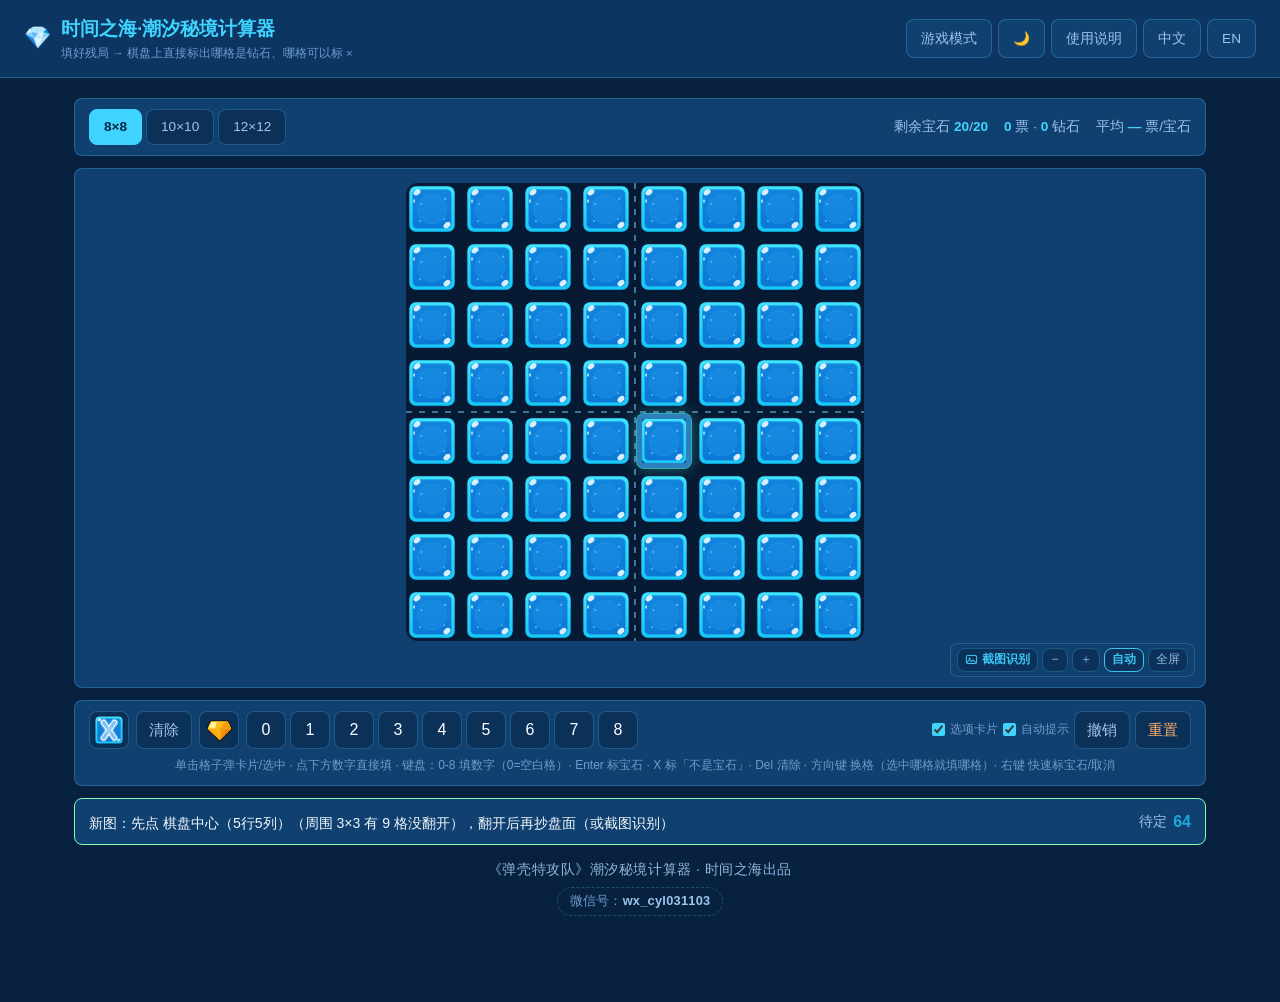
<file: tidal/index.html>
<!DOCTYPE html>
<html lang="zh-CN">
<head>
<meta charset="UTF-8">
<meta name="viewport" content="width=device-width, initial-scale=1.0, viewport-fit=cover">
<title>《弹壳特攻队》-潮汐秘境计算器</title>
<meta name="description" content="《弹壳特攻队》潮汐秘境计算器：把当前棋盘的数字、钻石、× 标记填进来，自动推出哪些格子必定是钻石、哪些必定不是钻石、下一步先点哪里。支持上传截图自动识别。">
<meta name="theme-color" content="#0f1923">
<link rel="icon" href="data:image/svg+xml,%3Csvg xmlns='http://www.w3.org/2000/svg' viewBox='0 0 32 32'%3E%3Ctext y='25' font-size='25'%3E%F0%9F%92%8E%3C/text%3E%3C/svg%3E">
<link rel="stylesheet" href="style.css?vmw3g2bao">
<script>var t=localStorage.getItem('theme')||'dark';document.documentElement.setAttribute('data-theme',t);/* 默认深色（护眼），右上角可切换 */</script>
</head>
<body>

<svg class="sprite" aria-hidden="true" focusable="false">
  <defs>
    <symbol id="ico-gem" viewBox="0 0 24 24">
      <path d="M6.6 3.2h10.8L21.4 9 12 21.2 2.6 9z" fill="currentColor"/>
      <path d="M6.6 3.2 8.6 9h6.8l2-5.8z" fill="#5a3d05" fill-opacity=".28"/>
      <path d="M8.6 9 12 21.2 15.4 9z" fill="#ffffff" fill-opacity=".3"/>
    </symbol>
    <symbol id="ico-x" viewBox="0 0 24 24">
      <path d="M5.8 5.8 18.2 18.2M18.2 5.8 5.8 18.2" fill="none" stroke="currentColor" stroke-width="3.2" stroke-linecap="round"/>
    </symbol>
    <symbol id="ico-check" viewBox="0 0 24 24">
      <path d="M4.5 12.8l4.8 4.8L19.6 7.2" fill="none" stroke="currentColor" stroke-width="2.6" stroke-linecap="round" stroke-linejoin="round"/>
    </symbol>
    <symbol id="ico-warn" viewBox="0 0 24 24">
      <path d="M12 3.4 22 20.4H2z" fill="currentColor"/>
      <path d="M12 9.4v5" stroke="#0f1923" stroke-width="2.1" stroke-linecap="round"/>
      <circle cx="12" cy="17.4" r="1.2" fill="#0f1923"/>
    </symbol>
    <symbol id="ico-aim" viewBox="0 0 24 24">
      <circle cx="12" cy="12" r="8.6" fill="none" stroke="currentColor" stroke-width="2"/>
      <circle cx="12" cy="12" r="2.6" fill="currentColor"/>
      <path d="M12 1.4v4M12 18.6v4M1.4 12h4M18.6 12h4" stroke="currentColor" stroke-width="2" stroke-linecap="round"/>
    </symbol>
    <symbol id="ico-image" viewBox="0 0 24 24">
      <rect x="2.6" y="4.6" width="18.8" height="14.8" rx="2.4" fill="none" stroke="currentColor" stroke-width="1.9"/>
      <circle cx="8.6" cy="10" r="1.9" fill="currentColor"/>
      <path d="M3.4 17.4l4.8-5 3.4 3.6 3.2-3 5.8 4.8" fill="none" stroke="currentColor" stroke-width="1.9" stroke-linecap="round" stroke-linejoin="round"/>
    </symbol>
  </defs>
</svg>

<header class="topbar">
  <div class="brand">
    <span class="brand-mark" aria-hidden="true">💎</span>
    <span class="brand-text">
      <strong data-i18n="brand.name">潮汐秘境计算器</strong>
      <small data-i18n="brand.tag">填好残局 → 棋盘上直接标出哪格是钻石、哪格可以标 ×</small>
    </span>
  </div>
  <nav class="topbar-nav">
    <button class="ghost-btn" id="btn-sample" type="button" title="随便玩玩：潮汐秘境 / 扫雷" data-i18n="nav.game" data-i18n-title="nav.game.tip">游戏模式</button>
    <button class="ghost-btn" id="btn-help" type="button" data-i18n="nav.help">使用说明</button>
    <button class="ghost-btn sm" id="btn-lang-zh" type="button" title="中文">中文</button>
    <button class="ghost-btn sm" id="btn-lang-en" type="button" title="English">EN</button>
    <button class="ghost-btn" id="theme-toggle" type="button" title="切换深色/浅色">🌙</button>
  </nav>
</header>

<main>
  <section class="stage" id="stage">


    <div class="map-bar">
      <div class="seg seg-sm" id="size-seg" role="tablist" aria-label="地图尺寸">
        <button class="seg-btn is-on" data-size="8" type="button">8×8</button>
        <button class="seg-btn" data-size="10" type="button">10×10</button>
        <button class="seg-btn" data-size="12" type="button">12×12</button>
      </div>
      <span class="map-chip map-chip-quiet map-chip-gem" id="chip-gem-progress" title="还剩几颗没找到 / 本图总数（总数按档位固定：8×8=20、10×10=30、12×12=45）">
        <span data-i18n="chip.left">剩余宝石</span> <b id="gem-left">20</b>/<b id="gem-total-text">20</b>
      </span>
      <span class="map-chip map-chip-quiet" id="chip-cost" title="开出数字或钻石的格子算一票（× 和没翻开的不算）；1 票 = 1500 钻石">
        <b id="tickets-used">0</b> <span data-i18n="chip.ticketsUnit">票</span> · <b id="diamonds-used">0</b> <span data-i18n="chip.costUnit">钻石</span>
      </span>
      <span class="map-chip map-chip-quiet" id="chip-per-gem" title="用票数 ÷ 已找到的宝石数 —— 平均每颗宝石花了多少票，越小越划算">
        <span data-i18n="chip.perGem">平均</span> <b id="per-gem">—</b> <span data-i18n="chip.perGemUnit">票/宝石</span>
      </span>
    </div>


    <div class="game-banner" id="game-banner" hidden>
      <span class="gb-name" id="game-banner-name"></span>
      <span class="gb-sub" id="game-banner-sub"></span>
    </div>

    <div class="board-shell" id="board-shell">
      <div class="board-scroll" id="board-scroll">
        <div class="board" id="board" role="grid" aria-label="残局棋盘"></div>
      </div>
      <span class="board-tools" id="board-tools" title="调格子大小（自动按屏幕适配）" data-i18n-title="tools.tip">
        <button class="bb-btn bb-shot" id="btn-shot-open" type="button" title="上传 / 粘贴截图，自动识别并填入棋盘">
          <svg class="ico"><use href="#ico-image"/></svg><span data-i18n="nav.ocr">截图识别</span>
        </button>
        <button class="bb-btn" id="cell-minus" type="button" title="格子改小">−</button>
        <button class="bb-btn" id="cell-plus" type="button" title="格子改大">＋</button>
        <button class="bb-btn bb-auto" id="cell-auto" type="button" title="恢复自动适配屏幕" data-i18n="tools.auto" data-i18n-title="tools.auto.tip">自动</button>
        <button class="bb-btn" id="board-fs" type="button" title="整个工具区全屏（手机上格子更大好点）" data-i18n="tools.fs" data-i18n-title="tools.fs.tip">全屏</button>
      </span>
    </div>

    <div class="palette" id="palette">
      <button class="brush brush-x brush-icon" data-brush="X" type="button" title="点格子标上 / 取消 ×" data-i18n-title="palette.x.tip">
        <svg class="tileico brush-tile" aria-hidden="true"><use href="#uw-tile-x-marked"/></svg>
      </button>
      <button class="brush" data-brush="hide" type="button" title="单击格子清除" data-i18n-title="palette.clear.tip">
        清除
      </button>
      <button class="brush brush-gem brush-icon" data-brush="G" type="button" title="标记钻石" data-i18n-title="palette.gem.tip">
        <svg class="tileico brush-tile" aria-hidden="true"><use href="#uw-gem"/></svg>
      </button>
      <span class="brush-group" id="brush-nums">
        <button class="brush brush-num" data-brush="0" type="button" title="已翻开的空白格">0</button>
        <button class="brush brush-num" data-brush="1" type="button">1</button>
        <button class="brush brush-num" data-brush="2" type="button">2</button>
        <button class="brush brush-num" data-brush="3" type="button">3</button>
        <button class="brush brush-num" data-brush="4" type="button">4</button>
        <button class="brush brush-num" data-brush="5" type="button">5</button>
        <button class="brush brush-num" data-brush="6" type="button">6</button>
        <button class="brush brush-num" data-brush="7" type="button">7</button>
        <button class="brush brush-num" data-brush="8" type="button">8</button>
      </span>
      <span class="palette-actions">
        <label class="rec-card" title="打开：单击格子弹出选项卡片（默认）；关闭：单击只选中，用下方数字 / 键盘填，不弹卡片" data-i18n-title="rec.card.tip">
          <input type="checkbox" id="cb-click-card" checked> <span data-i18n="rec.card">选项卡片</span>
        </label>
        <label class="rec-auto" title="录入一个格子后自动提示下一个推荐格（点 0 展开一片时可以关掉，逐个点选）" data-i18n-title="rec.auto.tip">
          <input type="checkbox" id="cb-auto-next" checked> <span data-i18n="rec.auto">自动提示</span>
        </label>
        <button class="brush brush-act" id="btn-undo" type="button" disabled title="撤销上一步改动（Ctrl+Z）" data-i18n-title="vb.undo.tip"><span data-i18n="vb.undo">撤销</span></button>
        <button class="brush brush-act is-danger" id="btn-clear" type="button" title="重置整个棋盘（会二次确认；可撤销）" data-i18n-title="vb.clear.tip"><span data-i18n="vb.clear">重置</span></button>
      </span>
      <span class="palette-tip" data-i18n="palette.tip">单击选中格子 → 键盘 0-8 填数字、Enter 钻石、X 标×、Delete 清除 · 双击也可选值 · 右键快速标钻石</span>
    </div>

    <div class="game-bar" id="game-bar" hidden>
      <span class="gb gb-title" id="gb-title"></span>
      <span class="gb gb-hint" id="gb-hint"></span>
      <span class="gb gb-strong" id="gb-left-wrap"><span data-i18n="gb.left">剩余</span> <b id="gb-left">0</b> <span data-i18n="gb.mines">颗雷</span></span>
      <span class="gb" id="gb-gem-wrap" hidden><span data-i18n="gb.found">已找到钻石</span> <b id="gb-found">0</b> / <b id="gb-total">45</b></span>
      <span class="gb" id="gb-open-wrap" hidden><span data-i18n="gb.opened">已翻开</span> <b id="gb-open">0</b> / <b id="gb-open-total">0</b> <span data-i18n="chip.cells">格</span></span>
      <span class="gb" id="gb-cost-wrap" hidden><span data-i18n="gb.tickets">用票</span> <b id="gb-tickets">0</b> · <span data-i18n="gb.spent">已用钻石</span> <b id="gb-spent">0</b> · <span data-i18n="gb.perGem">平均</span> <b id="gb-per-gem">—</b> <span data-i18n="gb.perGemUnit">票/宝石</span></span>
      <span class="gb gb-time" id="gb-time-wrap" hidden>⏱ <b id="gb-time">0:00</b></span>
      <span class="gb" id="gb-marks-wrap" hidden><span data-i18n="gb.marks">× 标记</span> <b id="gb-marks">0</b></span>
      <span class="gb gb-err" id="gb-wrong-wrap" hidden><span data-i18n="gb.wrong">其中标错</span> <b id="gb-wrong">0</b> <span data-i18n="gb.wrongUnit">个</span></span>
      <label class="gb gb-hint-switch" id="gb-hint-switch" hidden title="打开后：自动闪烁推荐格 + 每格显示含钻概率" data-i18n-title="gb.hintSwitch.tip">
        <input type="checkbox" id="cb-game-hint"> <span data-i18n="gb.hintSwitch">自动提示</span>
      </label>
      <span class="gb-actions">
        <button class="ghost-btn sm" id="btn-game-restart" type="button" data-i18n="gb.restart">重开一局</button>
        <button class="ghost-btn sm" id="btn-game-switch" type="button" data-i18n="gb.switch">换玩法</button>
        <button class="ghost-btn sm" id="btn-game-quit" type="button" data-i18n="gb.quit">退出游戏</button>
      </span>
    </div>

    <div class="status-bar">
      <p class="advice" id="advice">
        <span id="advice-text" data-i18n="advice.empty">先把残局填进来，或点右上角「随机玩一盘」体验一下。</span>
        <span class="vb vb-err" id="vb-err-wrap" hidden><svg class="ico"><use href="#ico-warn"/></svg><b id="vb-err"></b></span>
      </p>

      <div class="verdict-bar" id="verdict-bar">
      <span class="vb-actions">
        <button class="ghost-btn" id="btn-clear-frames" type="button" hidden title="识别导入的格子核对完了：一键去掉金框/红框提示（格子内容不动）" data-i18n-title="vb.frames.tip"><svg class="ico"><use href="#ico-check"/></svg><span data-i18n="vb.frames">核对完成</span></button>
      </span>
        <span class="vb vb-unknown"><span data-i18n="vb.unknown">待定</span> <b id="vb-unknown">0</b></span>
      </div>
    </div>

    <div class="footer">
      <p class="credit">《弹壳特攻队》<span data-i18n="credit.by">潮汐秘境计算器 · 时间之海出品</span></p>
      <p class="credit-wx"><button class="wx-btn" id="btn-wx" type="button" title="点一下复制微信号">
        <span data-i18n="credit.wx">微信号</span><span class="wx-id">：<b>wx_cyl031103</b></span>
      </button></p>
    </div>

    <div class="reveal-bar" id="reveal-bar" hidden>
      <div class="rb-head">
        <span class="rb-label"><span data-i18n="rb.opened">翻开的</span> <b id="rb-target">—</b> <span data-i18n="rb.is">是：</span></span>
        <button class="rb-close" data-rb="cancel" type="button" title="取消">✕</button>
      </div>
      <span class="rb-values" id="rb-values"></span>
      <span class="rb-hint" id="rb-hint"></span>
      <span class="rb-keys" data-i18n="rb.keys">数字键 0-8 直接填 · 方向键换格（选中哪格填哪格） · Esc 关闭</span>
    </div>

    <div class="modal" id="modal" hidden>
      <div class="modal-mask" data-close></div>
      <div class="modal-box" id="modal-box" role="dialog" aria-modal="true"></div>
    </div>
    <div class="toasts" id="toasts"></div>

  </section>
</main>

<script>window.TIDAL_OCR = true;</script>
<script>window.TIDAL_OCR_MODE = 'local';</script>
<script>window.TIDAL_OCR_URL = '';</script>
<script src="sweeper-icons.js?vmw3g2bao"></script>
<script src="vision.js?vmw3g2bao"></script>
<script src="vision-alt.js?vmw3g2bao"></script>
<script src="solver-core.js?vmw3g2bao"></script>
<script src="solver.js?vmw3g2bao"></script>
</body>
</html>
</file>
<file: tidal/style.css>
/* =====================================================================
   潮汐秘境 · 残局分析器
   配色与「弹壳公会远征战力统计中心」保持一致（暗蓝底 + 金色强调，扁平无渐变）
   ===================================================================== */

/* ---------- 1. 设计令牌（与统计中心共用同一套变量与 theme 键） ---------- */
:root,
[data-theme="dark"] {
  /* 海洋蓝：取自游戏界面（深海底 #0a2c63 / 青色高光 #3fd4ff / 金色 #ffc83a / 绿色 #7dffb0） */
  --bg-primary: #08213f;
  --bg-secondary: #0d3562;
  --bg-card: #10406f;
  --bg-hover: #164a80;
  --bg-input: #0c3159;
  --border: rgba(80, 200, 255, 0.28);
  --aux-line: rgba(120, 210, 255, 0.5);   /* 棋盘辅助虚线（三等分） */

  --text-primary: #f1f8ff;
  --text-secondary: #9cc4ee;
  --text-muted: #6f9ccd;

  --accent: #3fd4ff;
  --accent2: #1aa9dd;
  --gold: #ffc83a;
  --success: #7dffb0;
  --danger: #ffb067;

  --radius: 8px;
  --shadow: 0 2px 12px rgba(0, 0, 0, 0.3);

  --x-mark: #cfe6ff;
  --tile-closed: #0c3159;
  --tile-open: #dbeaff;
  --tile-open-ink: #0a2c63;
  --tile-open-border: #a9cdf0;
  --scroll-thumb: #2a5a92;
  --mask: rgba(4, 18, 38, 0.78);
  --badge-prob-bg: rgba(8, 33, 63, 0.9);
  --badge-prob-ink: #d3e8ff;
  --prob-line: #3f6ea6;
  /* 概率三档（彩色，高=红 中=琥珀 低=蓝）：整格显示百分比，边框/底色/字色同档 */
  --p-hi-ink: #ff8a78;
  --p-hi-line: #ff6b5e;
  --p-hi-tint: #4a2230;
  --p-mid-ink: #ffc83a;
  --p-mid-line: #e8a33a;
  --p-mid-tint: #3d3520;
  --p-lo-ink: #6fd0ff;
  --p-lo-line: #3fd4ff;
  --p-lo-tint: #123a5e;
  /* 数字 0-8 颜色梯度：0 最不显眼（灰）→ 8 最显眼（红），棋盘/笔刷/取值卡统一 */
  --num-0: #8a97a5;
  --num-1: #6f9fc4;
  --num-2: #3d7fc1;
  --num-3: #2a9d9f;
  --num-4: #2f9e5f;
  --num-5: #c9a227;
  --num-6: #e0871f;
  --num-7: #e05a2b;
  --num-8: #d02b2b;
  --safe-ink: #7dffb0;
  --warn-ink: #ffb9a8;
  --ink-on-accent: #062645;
  --ink-on-gold: #2a1e02;
  --ink-on-safe: #04321f;
  --ink-on-warn: #3a1206;
}

/* 浅色主题：直接沿用统计中心的浅色令牌（统计中心默认就是浅色） */
[data-theme="light"] {
  --bg-primary: #e9f3fc;
  --bg-secondary: #ffffff;
  --bg-card: #ffffff;
  --bg-hover: #f2f8ff;
  --bg-input: #ffffff;
  --border: #c6dcf0;
  --aux-line: rgba(60, 140, 200, 0.45);

  --text-primary: #0a2c63;
  --text-secondary: #3a628f;
  --text-muted: #7c9cbe;

  --accent: #0f8fd0;
  --accent2: #1aa9dd;
  --gold: #d4920a;
  --success: #2f9e5f;
  --danger: #d94040;

  --shadow: 0 2px 12px rgba(0, 0, 0, 0.08);

  --x-mark: #111827;
  --flat-bg: #ffffff;            /* 素材图标里"已翻开格底"的颜色（浅色主题用白底，深色主题用图标默认的深蓝） */
  --flat-line: #c8cfd8;
  --tile-closed: #d5dbe3;
  --tile-open: #ffffff;
  --tile-open-ink: #1a1a2e;
  --tile-open-border: #c8cfd8;
  --scroll-thumb: #c3cad3;
  --mask: rgba(30, 36, 46, 0.45);
  --badge-prob-bg: rgba(255, 255, 255, 0.94);
  --badge-prob-ink: #555770;
  --prob-line: #c3cad3;
  /* 概率三档（彩色，高=红 中=琥珀 低=蓝）：整格显示百分比，边框/底色/字色同档 */
  --p-hi-ink: #d93a2b;
  --p-hi-line: #e05545;
  --p-hi-tint: #fde7e4;
  --p-mid-ink: #b3770a;
  --p-mid-line: #cf8a12;
  --p-mid-tint: #fbf1dc;
  --p-lo-ink: #2f7fbf;
  --p-lo-line: #4a9ed6;
  --p-lo-tint: #e6f2fb;
  --safe-ink: #2f7f52;
  --warn-ink: #b8362f;
  --ink-on-accent: #ffffff;
  --ink-on-gold: #ffffff;
  --ink-on-safe: #ffffff;
  --ink-on-warn: #ffffff;
}

*, *::before, *::after { box-sizing: border-box; }
* { margin: 0; padding: 0; }
[hidden] { display: none !important; }
html { -webkit-text-size-adjust: 100%; }

body {
  min-height: 100vh;
  font-family: -apple-system, BlinkMacSystemFont, "Segoe UI", "Microsoft YaHei", "PingFang SC", "Hiragino Sans GB", sans-serif;
  font-size: 15px;
  line-height: 1.6;
  color: var(--text-primary);
  background: var(--bg-primary);
  overflow-x: hidden;
  -webkit-tap-highlight-color: transparent;
}

button, input { font: inherit; color: inherit; }
button { background: none; border: 0; cursor: pointer; }
ul { list-style: none; }
b { font-weight: 700; }
a { text-decoration: none; }
.sprite { position: absolute; width: 0; height: 0; overflow: hidden; }
.ico { width: 1em; height: 1em; flex: none; fill: currentColor; vertical-align: -0.14em; }
::selection { background: rgba(240, 192, 96, 0.3); }

/* ---------- 2. 顶栏 ---------- */
.topbar {
  display: flex;
  align-items: center;
  justify-content: space-between;
  flex-wrap: wrap;
  gap: 6px 16px;
  padding: 14px clamp(14px, 3vw, 24px);
  background: var(--bg-secondary);
  border-bottom: 1px solid var(--border);
}
.brand { display: flex; align-items: center; gap: 10px; min-width: 0; }
.brand-mark { font-size: 22px; line-height: 1; flex: none; }
.brand-text { display: flex; flex-direction: column; min-width: 0; }
.brand-text strong {
  font-size: clamp(16px, 2vw, 19px);
  color: var(--accent);
  font-weight: 700;
  white-space: nowrap;
}
.brand-text small { font-size: 11.5px; color: var(--text-muted); white-space: nowrap; overflow: hidden; text-overflow: ellipsis; }
.topbar-nav { display: flex; align-items: center; gap: 6px; flex: none; flex-wrap: wrap; }

.ghost-btn {
  display: inline-flex;
  align-items: center;
  gap: 6px;
  padding: 8px 14px;
  background: var(--bg-card);
  color: var(--text-secondary);
  border: 1px solid var(--border);
  border-radius: var(--radius);
  font-size: 0.85rem;
  transition: all 0.2s;
  white-space: nowrap;
}
.ghost-btn:hover { background: var(--bg-hover); color: var(--text-primary); border-color: var(--accent); }
.ghost-btn:disabled { opacity: 0.42; cursor: not-allowed; }

/* ---------- 3. 布局 ---------- */
main {
  display: block;
  max-width: 1180px;
  margin: 0 auto;
  padding: 20px clamp(14px, 3vw, 24px) 72px;
}
.stage { display: flex; flex-direction: column; gap: 12px; min-width: 0; }

/* ---------- 4. 尺寸栏 ---------- */
.map-bar {
  display: flex;
  flex-wrap: wrap;
  align-items: center;
  gap: 10px 16px;
  padding: 10px 14px;
  background: var(--bg-card);
  border: 1px solid var(--border);
  border-radius: var(--radius);
}
.map-chip { font-size: 0.85rem; color: var(--text-secondary); }
.map-chip b { color: var(--accent); }
.map-chip-quiet { margin-left: auto; }
.map-chip-quiet + .map-chip-quiet { margin-left: 0; }

.seg { display: flex; gap: 4px; }
.seg-btn {
  padding: 6px 14px;
  background: var(--bg-input);
  color: var(--text-secondary);
  border: 1px solid var(--border);
  border-radius: var(--radius);
  font-size: 0.85rem;
  white-space: nowrap;
  transition: all 0.2s;
}
.seg-btn:hover { background: var(--bg-hover); color: var(--text-primary); border-color: var(--accent); }
.seg-btn.is-on { background: var(--accent); color: var(--ink-on-accent); border-color: var(--accent); font-weight: 700; }

/* ---------- 5. 笔刷 ---------- */
.palette {
  display: flex;
  flex-wrap: wrap;
  align-items: center;
  gap: 6px;
  padding: 10px 14px;
  background: var(--bg-card);
  border: 1px solid var(--border);
  border-radius: var(--radius);
}
.palette-label { font-size: 0.8rem; color: var(--text-muted); margin-right: 2px; }
.brush-group { display: flex; gap: 4px; flex-wrap: wrap; }
.brush {
  display: inline-flex;
  align-items: center;
  justify-content: center;
  gap: 5px;
  min-width: 34px;
  height: 32px;
  padding: 0 10px;
  background: var(--bg-input);
  color: var(--text-secondary);
  border: 1px solid var(--border);
  border-radius: var(--radius);
  font-size: 0.85rem;
  transition: all 0.2s;
}
.brush:hover { background: var(--bg-hover); color: var(--text-primary); }
.brush.is-on { border-color: var(--accent); color: var(--accent); background: var(--bg-hover); font-weight: 700; }
.brush-num { padding: 0; width: 32px; font-variant-numeric: tabular-nums; }
.brush-icon { width: 34px; padding: 0; }
.brush-face { width: 14px; height: 14px; border-radius: 3px; flex: none; }
.brush-empty { background: var(--tile-closed); border: 1px solid var(--border); }
.brush-gem .ico { color: var(--gold); }
.brush-x .ico { color: var(--text-secondary); }
.palette-tip {
  font-size: 0.75rem;
  color: var(--text-muted);
  flex: 1 1 100%;          /* 自己占一整行：写全每个键的作用，不被截断 */
  min-width: 0;
  white-space: normal;
  text-align: center;      /* 居中显示 */
  line-height: 1.6;
}
@media (max-width: 640px) {
  .palette-tip { display: none; }   /* 手机上不用键盘提示，别占地方 */
}

/* ---------- 数字 0-8 颜色梯度（0 灰最不显眼 → 8 红最显眼）：笔刷 / 取值卡统一；棋盘数字在下方 .cell 规则处 ---------- */
.palette .brush-num[data-brush="0"], .reveal-bar .rb-btn[data-val="0"] { color: var(--num-0); }
.palette .brush-num[data-brush="1"], .reveal-bar .rb-btn[data-val="1"] { color: var(--num-1); }
.palette .brush-num[data-brush="2"], .reveal-bar .rb-btn[data-val="2"] { color: var(--num-2); }
.palette .brush-num[data-brush="3"], .reveal-bar .rb-btn[data-val="3"] { color: var(--num-3); }
.palette .brush-num[data-brush="4"], .reveal-bar .rb-btn[data-val="4"] { color: var(--num-4); }
.palette .brush-num[data-brush="5"], .reveal-bar .rb-btn[data-val="5"] { color: var(--num-5); }
.palette .brush-num[data-brush="6"], .reveal-bar .rb-btn[data-val="6"] { color: var(--num-6); }
.palette .brush-num[data-brush="7"], .reveal-bar .rb-btn[data-val="7"] { color: var(--num-7); }
.palette .brush-num[data-brush="8"], .reveal-bar .rb-btn[data-val="8"] { color: var(--num-8); }

/* ---------- 6. 棋盘 ---------- */
.board-shell {
  background: var(--bg-card);
  border: 1px solid var(--border);
  border-radius: var(--radius);
  overflow: hidden;
}
/* 调格子大小：浮在棋盘右下角（不占版面；滚动区底部留空，不挡格子） */
.board-shell { position: relative; }
.board-tools {
  position: absolute;
  right: 10px;
  bottom: 10px;
  z-index: 6;
  display: inline-flex;
  align-items: center;
  gap: 4px;
  padding: 4px 6px;
  background: var(--bg-card);
  border: 1px solid var(--border);
  border-radius: var(--radius);
  opacity: 0.9;
  transition: opacity 0.15s;
}
.board-tools:hover { opacity: 1; }
.bb-label { color: var(--text-muted); font-size: 0.75rem; }
.bb-btn {
  min-width: 26px;
  height: 24px;
  padding: 0 7px;
  background: var(--bg-input);
  color: var(--text-secondary);
  border: 1px solid var(--border);
  border-radius: var(--radius);
  font-size: 0.75rem;
  cursor: pointer;
  transition: all 0.15s;
}
.bb-btn:hover { border-color: var(--accent); color: var(--accent); }
.bb-btn.is-on { border-color: var(--accent); color: var(--accent); font-weight: 700; }
/* 全屏：整个工具区（地图栏 + 笔刷栏 + 棋盘 + 提示）铺满屏幕，
   全屏下也能改格子、也能弹取值卡；棋盘占满剩余高度，格子按屏幕重新适配。
   .is-fs 是不支持原生 Fullscreen API 时的兜底（安卓 WebView 走这条路）。 */
.stage:fullscreen,
.stage.is-fs {
  background: var(--bg-primary);
  width: 100vw;
  height: 100vh;
  height: 100dvh;
  padding: 10px;
  overflow: auto;
  gap: 10px;
}
.stage.is-fs {
  position: fixed;
  inset: 0;
  z-index: 9999;
}
/* 全屏里不需要"相关网址"这些外部链接，保留功能部分 */
.stage:fullscreen .site-links,
.stage.is-fs .site-links { display: none; }
.stage:fullscreen .board-shell,
.stage.is-fs .board-shell {
  flex: 1 1 auto;
  min-height: 0;
  display: flex;
  flex-direction: column;
}
.stage:fullscreen .board-scroll,
.stage.is-fs .board-scroll {
  flex: 1;
  display: grid;
  place-items: center;
}
.board-scroll {
  padding: 14px 14px 46px;   /* 底部留出空间给"格子大小"浮层，不遮格子 */
  overflow: auto;
  overscroll-behavior: contain;
  scrollbar-gutter: stable;  /* 纵向滚动条出现/消失时不让可用宽度跳一下 */
  scrollbar-width: thin;
  scrollbar-color: var(--scroll-thumb) transparent;
}
.board-scroll::-webkit-scrollbar { height: 8px; width: 8px; }
.board-scroll::-webkit-scrollbar-thumb { background: var(--scroll-thumb); border-radius: 4px; }

.board {
  --cols: 8;
  --cell: 42px;
  --gap: 4px;
  --font: 20px;
  display: grid;
  grid-template-columns: repeat(var(--cols), var(--cell));
  gap: var(--gap);
  width: max-content;
  margin: 0 auto;
  user-select: none;
  -webkit-user-select: none;
  touch-action: manipulation;
}

.cell {
  position: relative;
  width: var(--cell);
  height: var(--cell);
  display: grid;
  place-items: center;
  padding: 0;
  font-size: var(--font);
  font-weight: 700;
  font-variant-numeric: tabular-nums;
  line-height: 1;
  border-radius: 6px;
  color: transparent;
  border: 1px solid var(--cell-border, var(--border));
  background: var(--tile-closed);
  transition: background 0.15s, border-color 0.15s, transform 0.1s;
  cursor: pointer;
  overflow: hidden;
}
.cell:hover { border-color: var(--accent); }
.cell:focus-visible { outline: 2px solid var(--accent); outline-offset: 1px; z-index: 3; }
.cell:active { transform: scale(0.95); }

/* 已翻开（数字 / 空白） */
.cell.is-open {
  cursor: default;
  color: var(--tile-open-ink);
  border-color: var(--tile-open-border);
  background: var(--tile-open);
}
.cell.is-open:hover { border-color: var(--tile-open-ink); }
.cell.is-open:active { transform: none; }

/* 已翻开数字的颜色梯度（0 灰最不显眼 → 8 红最显眼）——必须放在 .cell.is-open 之后，否则被它的颜色盖掉 */
.cell.n0 { color: var(--num-0); }
.cell.n1 { color: var(--num-1); }
.cell.n2 { color: var(--num-2); }
.cell.n3 { color: var(--num-3); }
.cell.n4 { color: var(--num-4); }
.cell.n5 { color: var(--num-5); }
.cell.n6 { color: var(--num-6); }
.cell.n7 { color: var(--num-7); }
.cell.n8 { color: var(--num-8); }

/* 宝钻：金黄色 */
.cell.is-gem {
  color: var(--gold);
  border-color: var(--gold);
  background: var(--tile-open);
}
.cell.is-gem .ico { width: 76%; height: 76%; }

/* × 标记（未翻开格上的叉） */
.cell.is-x { color: var(--x-mark); }
.cell.is-x .ico { width: 58%; height: 58%; }

/* 识别导入的格子不加任何标记（用户不要金点）；没把握要核对的：实线红边 */
.cell.is-ai { border-style: solid; border-color: transparent; }
.cell.is-unsure { border-style: solid; border-width: 2px; border-color: var(--danger); }

/* ---------- 7. 分析叠加 ---------- */
/* 结论只用符号表达，不画框 */
.cell.say-gem, .cell.say-safe { }
.cell.say-prob { }
/* 概率在整格居中显示（彩色，高=红 中=琥珀 低=蓝）；不再画虚线框（档位看字色就够，虚线太花） */
.cell.say-prob { border-style: none; }
.cell.say-prob.prob-hi { border-color: var(--p-hi-line); background: var(--p-hi-tint); }
.cell.say-prob.prob-mid { border-color: var(--p-mid-line); background: var(--p-mid-tint); }
.cell.say-prob.prob-lo { border-color: var(--p-lo-line); background: var(--p-lo-tint); }
.cell.say-prob[data-badge]::after {
  inset: 0;
  display: grid;
  place-items: center;
  min-width: 0;
  padding: 0;
  border-radius: 6px;
  font-size: clamp(9px, calc(var(--cell) * 0.36), 22px);
  font-weight: 800;
  line-height: 1;
  letter-spacing: -0.03em;
  background: transparent;
}
.cell.say-prob.prob-hi[data-badge]::after { color: var(--p-hi-ink); }
.cell.say-prob.prob-mid[data-badge]::after { color: var(--p-mid-ink); }
.cell.say-prob.prob-lo[data-badge]::after { color: var(--p-lo-ink); }
/* 标了 × 但推导说这里其实是宝钻 —— 标错了 */
.cell.say-conflict {
  outline: 2px solid var(--danger);
  outline-offset: -1px;
  z-index: 3;
  box-shadow: 0 0 0 3px rgba(224, 85, 85, 0.22), 0 0 12px rgba(224, 85, 85, 0.45);
}

/* 可能标错的 ×（让玩家一眼看到是哪一格）：加粗红框 + 呼吸外圈 + 角标 ? */
.cell.say-blame {
  outline: 3px solid var(--danger);
  outline-offset: -2px;
  z-index: 6;
  animation: blamePulse 1.1s ease-in-out infinite;
}
@keyframes blamePulse {
  0%, 100% { box-shadow: 0 0 0 2px rgba(224, 85, 85, 0.18); }
  50% { box-shadow: 0 0 0 7px rgba(224, 85, 85, 0.5); }
}
.cell.say-blame[data-badge]::after { background: var(--danger); color: var(--ink-on-warn); }

.cell[data-badge]::after {
  content: attr(data-badge);
  position: absolute;
  top: 2px;
  right: 2px;
  min-width: 13px;
  padding: 0 3px;
  font-size: max(8px, calc(var(--cell) * 0.2));
  font-weight: 700;
  line-height: 13px;
  text-align: center;
  border-radius: 4px;
  letter-spacing: -0.02em;
}
.cell.say-conflict[data-badge]::after { background: var(--danger); color: var(--ink-on-warn); }
.cell.say-gem[data-badge]::after { background: var(--gold); color: var(--ink-on-gold); }
.cell.say-safe[data-badge]::after { background: var(--success); color: var(--ink-on-safe); }
.cell.say-prob[data-badge]::after { background: var(--badge-prob-bg); color: var(--badge-prob-ink); }

/* （推荐高亮已按需求去掉，改由下方建议条文字指明） */
.cell.pick { }


/* 正在等待选择「翻开值」的格子 */
/* 正在取值的那一格：不画框，用发光提示 */
.cell.awaiting { z-index: 5; box-shadow: 0 0 0 2px rgba(58, 214, 200, 0.6), 0 0 16px rgba(58, 214, 200, 0.55); }

/* ---------- 8. 翻开取值卡 Popover（锚定在目标格子旁，带小箭头；网格按键布局） ---------- */
.reveal-bar {
  position: fixed;
  left: 0;
  top: 0;
  z-index: 70;
  display: flex;
  flex-direction: column;
  gap: 7px;
  padding: 9px 10px;
  width: max-content;
  max-width: calc(100vw - 20px);
  background: var(--bg-card);
  border: 1px solid var(--border);
  border-radius: 16px;
  box-shadow: 0 14px 40px rgba(0, 0, 0, 0.3), 0 3px 10px rgba(0, 0, 0, 0.16);
  animation: popIn 0.16s ease both;
}
@keyframes popIn { from { opacity: 0; transform: translateY(4px) scale(0.97); } to { opacity: 1; transform: none; } }
/* 指向目标格子的小箭头 */
.reveal-bar::before {
  content: '';
  position: absolute;
  width: 12px;
  height: 12px;
  left: var(--arrow-x, 50%);
  background: var(--bg-card);
  border: 1px solid var(--border);
  transform: rotate(45deg);
}
.reveal-bar.arrow-top::before { top: -7px; border-right: none; border-bottom: none; }
.reveal-bar.arrow-bottom::before { bottom: -7px; border-left: none; border-top: none; }

.rb-head { display: flex; align-items: center; justify-content: space-between; gap: 8px; }
.rb-label { font-size: 0.76rem; color: var(--text-muted); white-space: nowrap; }
.rb-label b { color: var(--accent); font-size: 0.86rem; }
.rb-close {
  width: 22px;
  height: 22px;
  display: grid;
  place-items: center;
  padding: 0;
  background: transparent;
  color: var(--text-muted);
  border: 1px solid transparent;
  border-radius: 50%;
  font-size: 0.7rem;
  cursor: pointer;
  transition: all 0.15s;
}
.rb-close:hover { color: var(--danger); background: rgba(224, 85, 85, 0.1); }
.rb-values {
  display: grid;
  /* 固定小方块 + 自动换行：手机上不再"占满一行"（12 个值 → 3 行 4 列，约 220px 宽） */
  grid-template-columns: repeat(4, 46px);
  gap: 5px;
  justify-content: start;
}
.rb-btn {
  display: inline-flex;
  align-items: center;
  justify-content: center;
  gap: 4px;
  height: 40px;
  min-width: 46px;
  padding: 0 6px;
  background: var(--bg-primary);
  color: var(--text-primary);
  border: 1px solid var(--border);
  border-radius: 10px;
  font-size: 0.95rem;
  font-weight: 700;
  font-variant-numeric: tabular-nums;
  cursor: pointer;
  transition: background 0.12s, border-color 0.12s, color 0.12s, transform 0.06s;
}
.rb-btn:hover { background: var(--bg-hover); border-color: var(--accent); color: var(--accent); }
.rb-btn:active { transform: scale(0.95); }
.rb-btn .ico { width: 15px; height: 15px; color: var(--gold); }
.rb-gem { background: rgba(212, 146, 10, 0.12); border-color: rgba(212, 146, 10, 0.45); }
.rb-gem:hover { background: rgba(212, 146, 10, 0.22); border-color: var(--gold); }
.rb-gem .ico { width: 20px; height: 20px; }
.rb-hint { max-width: 205px; font-size: 0.72rem; color: var(--text-muted); text-align: center; }
.rb-zero { font-weight: 400; color: var(--text-secondary); }

/* ---------- 9. 结论条 ---------- */
.verdict-bar {
  display: flex;
  flex-wrap: wrap;
  align-items: center;
  gap: 8px 18px;
  padding: 10px 14px;
  background: var(--bg-card);
  border: 1px solid var(--border);
  border-radius: var(--radius);
  font-size: 0.85rem;
}
.vb { display: inline-flex; align-items: center; gap: 6px; color: var(--text-secondary); white-space: nowrap; flex: 0 0 auto; }
.vb .ico { width: 14px; height: 14px; }
.vb b { font-size: 1rem; font-variant-numeric: tabular-nums; }
.vb-gem .ico, .vb-gem b { color: var(--gold); }
.vb-safe .ico, .vb-safe b { color: var(--success); }
.vb-unknown { margin-left: auto; }        /* 「待定」贴在这一行最右边 */
.vb-unknown b { color: var(--accent2); }
.vb-err { display: flex; align-items: center; gap: 6px; margin: 4px 0 0; color: var(--danger); }   /* 自己占一行，跟在建议文字下面 */
.vb-err b { color: var(--danger); font-size: 0.85rem; }
.verdict-bar .ghost-btn.sm { margin-left: 8px; padding: 6px 12px; font-size: 0.8rem; }
/* 撤销 / 清空：放在棋盘正下方，点击区域比顶栏那种小按钮大一圈 */
.vb-actions { margin-left: 0; display: inline-flex; align-items: center; gap: 8px; }
.vb-actions .ghost-btn { padding: 9px 16px; font-size: 0.88rem; min-height: 38px; }
.ghost-btn.is-danger:hover { border-color: var(--danger); color: var(--danger); }

/* ---------- 10. 说明区文字 ---------- */
.card-desc { font-size: 0.85rem; color: var(--text-secondary); line-height: 1.75; }
.card-desc b { color: var(--text-primary); }
.card-foot { margin-top: 10px; font-size: 0.75rem; color: var(--text-muted); line-height: 1.6; }
.card-foot b { color: var(--accent); }

.meta-list { display: flex; flex-direction: column; gap: 7px; }
.meta-list li { display: flex; align-items: center; justify-content: space-between; gap: 10px; padding-top: 7px; font-size: 0.85rem; border-top: 1px solid var(--border); }
.meta-list li:first-child { border-top: 0; padding-top: 0; }
.meta-list span { color: var(--text-muted); }
.meta-list b { color: var(--text-primary); font-variant-numeric: tabular-nums; }

.rule-docs { display: flex; flex-direction: column; gap: 9px; }
.rule-docs li { display: flex; gap: 8px; font-size: 0.82rem; line-height: 1.7; color: var(--text-secondary); }
.rule-docs li b { color: var(--text-primary); }
.rule-docs .rn {
  flex: none;
  width: 17px; height: 17px;
  margin-top: 3px;
  display: grid;
  place-items: center;
  font-size: 0.68rem;
  font-weight: 700;
  border-radius: 4px;
  background: var(--bg-input);
  color: var(--accent);
}

/* ---------- 11. 建议与结论内容 ---------- */
.advice { display: flex; flex-direction: column; gap: 12px; }
.advice-lead { display: flex; align-items: baseline; gap: 8px; flex-wrap: wrap; font-size: 0.88rem; color: var(--text-primary); }
.advice-lead .tag {
  flex: none;
  padding: 2px 8px;
  font-size: 0.72rem;
  font-weight: 700;
  border-radius: 4px;
  background: var(--bg-input);
  color: var(--accent);
}
.advice-lead .tag-gem { background: var(--gold); color: var(--ink-on-gold); }
.advice-lead .tag-safe { background: var(--success); color: var(--ink-on-safe); }
.advice-lead .tag-warn { background: var(--danger); color: var(--ink-on-warn); }
.advice-lead .coords { color: var(--accent); font-variant-numeric: tabular-nums; }
.advice-why { font-size: 0.78rem; color: var(--text-muted); line-height: 1.65; }

.coord-list { display: flex; flex-wrap: wrap; gap: 5px; }
.coord {
  padding: 3px 8px;
  font-size: 0.78rem;
  font-variant-numeric: tabular-nums;
  border-radius: 4px;
  background: var(--bg-input);
  border: 1px solid var(--border);
  color: var(--text-primary);
}
.coord.c-gem { border-color: var(--gold); color: var(--accent); }
.coord.c-safe { border-color: var(--success); color: var(--safe-ink); }
.coord.c-warn { border-color: var(--danger); color: var(--warn-ink); }
.coord small { color: var(--text-muted); margin-left: 3px; }
.coord-more { font-size: 0.75rem; color: var(--text-muted); align-self: center; }

.block-title { margin-top: 12px; margin-bottom: 7px; font-size: 0.75rem; color: var(--text-muted); }

/* ---------- 12. 截图识别 ---------- */
.import { display: flex; align-items: center; gap: 10px; flex-wrap: wrap; }
.import-status { font-size: 0.78rem; color: var(--text-muted); }
.import-status.is-busy { color: var(--accent); }
.import-status.is-ok { color: var(--success); }
.import-status.is-err { color: var(--danger); }
.btn {
  display: inline-flex;
  align-items: center;
  gap: 6px;
  padding: 9px 16px;
  border: 1px solid var(--border);
  border-radius: var(--radius);
  background: var(--bg-card);
  color: var(--text-primary);
  font-size: 0.85rem;
  transition: all 0.2s;
  white-space: nowrap;
}
.btn:hover:not(:disabled) { background: var(--bg-hover); border-color: var(--accent); }
.btn:disabled { opacity: 0.45; cursor: not-allowed; }
.btn .ico { width: 15px; height: 15px; }

.import-preview { margin-top: 10px; }
.import-preview img { width: 100%; border-radius: var(--radius); border: 1px solid var(--border); display: block; }

/* ---------- 13. 弹窗 / 提示 ---------- */
.modal { position: fixed; inset: 0; z-index: 60; display: grid; place-items: center; padding: 18px; }
.modal-mask { position: absolute; inset: 0; background: var(--mask); }
.modal-box {
  position: relative;
  width: min(660px, 100%);
  max-height: 88vh;
  overflow: auto;
  padding: 24px;
  background: var(--bg-card);
  border: 1px solid var(--border);
  border-radius: var(--radius);
  box-shadow: var(--shadow);
}
.modal-head { display: flex; align-items: center; justify-content: space-between; gap: 12px; margin-bottom: 16px; }
.modal-head h3 { font-size: 1.1rem; color: var(--accent); }
.modal-close {
  width: 30px; height: 30px;
  background: var(--bg-input);
  border: 1px solid var(--border);
  border-radius: var(--radius);
  color: var(--text-secondary);
  font-size: 1rem;
  line-height: 1;
  transition: all 0.2s;
}
.modal-close:hover { background: var(--bg-hover); color: var(--text-primary); border-color: var(--accent); }
.rules { display: flex; flex-direction: column; gap: 16px; }
.rules h4 { font-size: 0.92rem; color: var(--accent); margin-bottom: 7px; }
.rules p, .rules li { font-size: 0.85rem; color: var(--text-secondary); line-height: 1.85; }
.rules ul { display: flex; flex-direction: column; gap: 6px; }
.rules li { display: flex; gap: 8px; }
.rules li::before { content: "•"; color: var(--accent); flex: none; }
.rules b { color: var(--text-primary); }

.toasts { position: fixed; left: 50%; top: 74px; z-index: 80; display: flex; flex-direction: column; gap: 8px; align-items: center; transform: translateX(-50%); pointer-events: none; }
.toast {
  padding: 10px 18px;
  font-size: 0.85rem;
  border-radius: var(--radius);
  color: var(--text-primary);
  background: var(--bg-card);
  border: 1px solid var(--border);
  box-shadow: var(--shadow);
  animation: toastIn 0.25s ease both;
}
.toast.is-out { animation: toastOut 0.25s ease both; }
.toast.is-gold { border-color: var(--accent); color: var(--accent); }
.toast.is-warn { border-color: var(--danger); color: var(--warn-ink); }
@keyframes toastIn { from { transform: translateY(-12px); opacity: 0; } to { transform: none; opacity: 1; } }
@keyframes toastOut { to { transform: translateY(8px); opacity: 0; } }

/* ---------- 14. 响应式 ---------- */
@media (max-height: 860px) and (min-width: 901px) {
  .topbar { padding-top: 10px; padding-bottom: 10px; }
  .layout { padding-top: 14px; }
  .stage { gap: 9px; }
  .map-bar, .palette { padding: 7px 12px; }
  .brush { height: 29px; }
}

@media (max-width: 640px) {
  body { font-size: 14px; }
  .brand-text small { display: none; }
  .brand { min-width: 0; overflow: hidden; }
  .brand-text strong { font-size: 15px; overflow: hidden; text-overflow: ellipsis; }
  .topbar { padding: 10px 12px; gap: 8px; }
  /* 顶栏按钮变多了：让按钮行自己横向滚动，避免整页横向溢出 */
  .topbar-nav { flex: none; max-width: 58%; overflow-x: auto; flex-wrap: nowrap; }
  .topbar-nav .ghost-btn { flex: none; padding: 6px 10px; font-size: 12px; }
  .map-chip-quiet { margin-left: 0; }
  /* 笔刷栏：手机上换行显示（不横向滚动）——0~8 单独占一行，其余在第一行 */
  .palette { flex-wrap: wrap; overflow-x: visible; padding: 8px 10px; gap: 5px 6px; }
  .palette > * { flex: none; }
  .palette-label { display: none; }              /* 「单击涂」标签省掉，腾地方 */
  .palette #brush-nums { order: 9; flex-basis: 100%; gap: 3px; }
  .palette .rec-card { margin-left: auto; }      /* 两个开关 + 撤销/重置 留在第一行右侧 */
  .palette-tip { display: none; }
  .brush { height: 30px; min-width: 30px; padding: 0 8px; }
  .brush-num { width: 28px; }
  .brush-icon { width: 30px; }
  .advice { font-size: 0.8rem; padding: 8px 11px; }
  .verdict-bar { gap: 6px 12px; font-size: 0.8rem; padding: 8px 12px; }
  .vb-err { margin-left: 0; }
  .verdict-bar .ghost-btn.sm { margin-left: 0; }
  .modal-box { padding: 18px 16px; }
}

@media (prefers-reduced-motion: reduce) {
  *, *::before, *::after { animation-duration: 0.001ms !important; animation-iteration-count: 1 !important; transition-duration: 0.001ms !important; }
}

/* ---------- 15. 状态条：建议 + 结论合并成一条（省一行） ---------- */
.status-bar {
  display: flex;
  align-items: flex-end;     /* 「待定」贴到建议文字最后一行的右边（不再单独占一行） */
  flex-wrap: nowrap;         /* 建议与结论始终保持同一水平带（窄屏时结论在内部换行） */
  gap: 6px 16px;
  padding: 10px 14px;
  background: var(--bg-card);
  border: 1px solid var(--border);
  border-radius: var(--radius);
}
@media (max-width: 640px) {
  .status-bar { flex-wrap: nowrap; }  /* 「待定」始终跟在文字最后一行的右边 */
}
.status-bar .advice {
  flex: 1 1 auto;
  min-width: 200px;
  padding: 0;
  background: none;
  border: none;
  border-radius: 0;
}
.status-bar .verdict-bar {
  flex: 0 0 auto;      /* 不许被压扁：手机上也横着写、就贴在文字最后一行的右边 */
  justify-content: flex-end;
  padding: 0;
  background: none;
  border: none;
  border-radius: 0;
  gap: 6px 12px;
}
/* 建议条原有的状态配色（金/绿/橙）映射到整条边框，观感不变 */
.status-bar:has(.advice.is-gem) { border-color: var(--gold); }
.status-bar:has(.advice.is-safe) { border-color: var(--success); }
.status-bar:has(.advice.is-warn) { border-color: var(--accent2); }

/* ---------- 15b. 建议条本体（在状态条里不带卡片外观） ---------- */
.advice {
  display: flex;
  align-items: flex-start;
  gap: 8px;
  margin: 0;
  padding: 10px 14px;
  background: var(--bg-card);
  border: 1px solid var(--border);
  border-radius: var(--radius);
  font-size: 0.88rem;
  color: var(--text-primary);
  line-height: 1.6;
}
.advice .ico { width: 15px; height: 15px; margin-top: 3px; flex: none; color: var(--accent); }
.advice.is-gem { border-color: var(--gold); }
.advice.is-gem .ico { color: var(--gold); }
.advice.is-safe { border-color: var(--success); }
.advice.is-safe .ico { color: var(--success); }
.advice.is-warn { border-color: var(--accent2); }
.advice.is-warn .ico { color: var(--accent2); }

/* ---------- 16. 说明弹窗里的明细区 ---------- */
.detail { display: block; }
.detail .meta-list li { display: flex; justify-content: space-between; gap: 10px; }
.detail .meta-list li::before { content: none; }
.detail .block-title:first-child { margin-top: 0; }
.detail .coord-list { margin-bottom: 2px; }

/* ---------- 17. 出品署名（底部中间：容易看到、不喧宾夺主，全屏也在） ---------- */
.credit {
  margin: 2px 0 6px;
  text-align: center;
  font-size: 0.86rem;
  color: var(--text-secondary);
  opacity: 0.92;
  letter-spacing: 0.04em;
}
body.is-game .credit { display: none; }        /* 玩游戏时不必占底部空间 */

/* ---------- 18. 截图识别：拖拽区 / 紧凑文件行 ---------- */
.dropzone {
  display: flex;
  flex-wrap: wrap;
  align-items: center;
  gap: 8px;
  padding: 16px;
  border: 1px dashed var(--border);
  border-radius: var(--radius);
  background: var(--bg-input);
  font-size: 0.85rem;
  color: var(--text-secondary);
  transition: border-color 0.15s, background 0.15s;
}
.dropzone .ico { width: 18px; height: 18px; color: var(--accent); }
.dropzone b { color: var(--text-primary); }
.dropzone.is-over { border-color: var(--accent); background: var(--bg-hover); }

.pick-row {
  display: flex;
  align-items: center;
  gap: 10px;
  margin-top: 10px;
  padding: 8px 10px;
  border: 1px solid var(--border);
  border-radius: var(--radius);
  background: var(--bg-card);
}
.pick-thumb {
  width: 46px;
  height: 46px;
  flex: none;
  object-fit: cover;
  border-radius: 6px;
  border: 1px solid var(--border);
  background: var(--bg-input);
}
.pick-meta { flex: 1; min-width: 0; display: flex; flex-direction: column; line-height: 1.45; }
.pick-meta b { font-size: 0.85rem; color: var(--text-primary); overflow: hidden; text-overflow: ellipsis; white-space: nowrap; }
.pick-meta i { font-style: normal; font-size: 0.75rem; color: var(--text-muted); }
.pick-row .btn { flex: none; }

.import-status { display: block; margin-top: 9px; font-size: 0.78rem; color: var(--text-muted); }

/* ---------- 19. 识别：开始/取消按钮行 ---------- */
.go-row { display: flex; align-items: center; gap: 10px; flex-wrap: wrap; }
.go-row .btn { flex: none; }
.go-row .import-status { margin-top: 0; }
#btn-ocr-go:not(:disabled) {
  border-color: var(--accent);
  color: var(--accent);
  font-weight: 700;
}

/* ---------- 20. 顶部相关网址（紧凑一条，醒目但不占地方） ---------- */
.site-links {
  display: flex;
  flex-wrap: wrap;
  align-items: center;
  gap: 6px 10px;
  margin: 0;
  padding: 9px 14px;
  background: var(--bg-card);
  border: 1px solid var(--border);
  border-left: 3px solid var(--accent);
  border-radius: var(--radius);
  text-align: left;
  font-size: 0.82rem;
  line-height: 1.6;
  color: var(--text-secondary);
}
.site-links .sl-title { flex: none; font-weight: 700; letter-spacing: 0.04em; color: var(--accent); }
.site-links .sl-note { flex: 1 1 200px; min-width: 0; font-size: 0.75rem; color: var(--text-muted); }
.site-links .sl-list { display: flex; flex-wrap: wrap; align-items: center; gap: 6px; }
.site-links a {
  display: inline-block;
  padding: 3px 10px;
  border: 1px solid var(--border);
  border-radius: 999px;
  background: var(--bg-input);
  color: var(--accent);
  font-weight: 600;
  text-decoration: none;
  word-break: break-all;
  transition: all 0.18s;
}
.site-links a:hover { border-color: var(--accent); background: var(--bg-hover); }

/* ---------- 21. 结论符号：绿 √ = 必定是宝钻，黑 × = 必定不是宝钻 ---------- */
.cell .v-gem {
  display: grid;
  place-items: center;
  width: 78%;
  height: 78%;
  font-size: calc(var(--font) * 1.15);
  font-weight: 900;
  line-height: 1;
  border-radius: 50%;
  background: var(--success);
  color: #fff;
  text-shadow: 0 1px 1px rgba(0, 0, 0, 0.25);
  box-shadow: 0 1px 4px rgba(0, 0, 0, 0.25);
}
.cell .v-safe {
  display: grid;
  place-items: center;
  width: 78%;
  height: 78%;
  font-size: calc(var(--font) * 1.05);
  font-weight: 900;
  line-height: 1;
  border-radius: 50%;          /* 和 √ 一样用圆圈包起来 */
  background: #98a3ae;         /* 兜底样式：正常走素材红叉 .mark-x，只有拿不到精灵时才用这个灰圆 */
  color: #fff;
  box-shadow: 0 1px 4px rgba(0, 0, 0, 0.22);
}
[data-theme="dark"] .cell .v-safe { background: #6b7885; color: #fff; }
/* 小格子上字小一点，别撑破 */
.cell .v-gem, .cell .v-safe { font-size: clamp(11px, calc(var(--font) * 1.15), 30px); }

/* ---------- 22. 结论条里的小符号（绿√ / 红×，和棋盘一致） ---------- */
.vb-sign {
  display: inline-grid;
  place-items: center;
  width: 17px; height: 17px;
  flex: none;
  font-size: 12px;
  font-style: normal;
  font-weight: 900;
  line-height: 1;
  border-radius: 50%;
}
.vb-sign-gem { background: var(--success); color: #fff; }
.vb-sign-safe { color: #e5484d; font-size: 15px; }

/* ---------- 23. 选中的格子（键盘输入目标）：发光，不画框 ---------- */
.cell.cursor {
  z-index: 5;
  box-shadow: 0 0 0 2px rgba(58, 214, 200, 0.75), 0 0 16px rgba(58, 214, 200, 0.55);
}

/* ---------- 24. 说明弹窗里的小符号 ---------- */
.lg-dot {
  display: inline-grid;
  place-items: center;
  width: 20px; height: 20px;
  margin-right: 7px;
  flex: none;
  font-size: 12px;
  font-weight: 900;
  line-height: 1;
  border-radius: 50%;
  color: #fff;
  vertical-align: -4px;
}
.lg-dot-gem { background: var(--success); }
.lg-dot-safe { background: #98a3ae; }

/* ---------- 随机玩一盘：游戏状态栏 ---------- */
.game-bar {
  display: flex; flex-wrap: wrap; align-items: center; gap: 8px 14px;
  margin: 10px 0 0; padding: 10px 12px;
  border: 1px solid var(--line); border-radius: 10px;
  background: var(--panel); font-size: 0.86rem; color: var(--text-muted);
}
.game-bar .gb b { color: var(--accent); font-weight: 700; }
.game-bar .gb-strong { color: var(--text); font-weight: 600; }
.game-bar .gb-err b { color: var(--danger, #d9534f); }
.game-bar .gb-hint { flex-basis: 100%; font-size: 0.8rem; opacity: 0.85; }
.game-bar .gb-actions { margin-left: auto; display: flex; gap: 8px; }

/* 游戏模式下不显示分析结论与取值条（避免直接看到答案） */
body.is-game .verdict-bar,
body.is-game .status-bar,   /* 建议+结论合并条一起隐藏（游戏模式有自己的状态栏） */
body.is-game .palette { display: none !important; }

/* ---------- 游戏模式：两套玩法各自的图标 ---------- */
/* 潮汐秘境：找到的钻石（金色钻石，不用分析结论那个绿圈） */
.cell.is-diamond { background: #2b2413; }
.cell.is-diamond .ico { color: #ffc63f; width: 62%; height: 62%; filter: drop-shadow(0 0 3px rgba(255,198,63,.55)); }
body.light .cell.is-diamond { background: #fdf3dc; }

/* 扫雷：旗子与地雷 */
.cell.is-flag { font-size: clamp(11px, calc(var(--font) * 1.05), 26px); line-height: 1; }
.cell.is-bomb { background: #3a1b1b; }
.cell.is-bomb .v-bomb { font-size: clamp(11px, calc(var(--font) * 1.05), 26px); line-height: 1; }
body.light .cell.is-bomb { background: #ffe3e3; }

/* 扫雷：未翻开 ■ / 问号 ❓ */
.cell.is-blank .v-blank { color: #48525d; font-size: clamp(9px, calc(var(--font) * 0.72), 18px); line-height: 1; }
body.light .cell.is-blank .v-blank { color: #b9c2cc; }
.cell.is-question { font-size: clamp(11px, calc(var(--font) * 1.05), 26px); line-height: 1; }
/* 扫雷的地图没有"固定钻石数"，那格藏起来 */
body.is-mine-game .map-chip-gem { display: none; }

/* ---------- 扫雷：经典外观（未翻开 = 米色立体凸起按钮，翻开 = 平的 + 经典数字配色） ---------- */
body.is-mine-game .board-shell { background: #bdbdbd; border-color: #8f8f8f; }
body.is-mine-game .board-scroll { padding: 10px; }
body.is-mine-game .board { gap: 2px; background: #bdbdbd; }
body.is-mine-game .cell {
  border-radius: 0;
  background: #c6c6c6;
  border: 2px solid;
  border-color: #f4f4f4 #898989 #898989 #f4f4f4;
  color: transparent;
}
body.is-mine-game .cell:hover { border-color: #f4f4f4 #898989 #898989 #f4f4f4; }
body.is-mine-game .cell.is-open {
  background: #d6d6d6;
  border: 1px solid #a8a8a8;
}
body.is-mine-game .cell.is-open.n1 { color: #0000ff; }
body.is-mine-game .cell.is-open.n2 { color: #008000; }
body.is-mine-game .cell.is-open.n3 { color: #ff0000; }
body.is-mine-game .cell.is-open.n4 { color: #000080; }
body.is-mine-game .cell.is-open.n5 { color: #800000; }
body.is-mine-game .cell.is-open.n6 { color: #008080; }
body.is-mine-game .cell.is-open.n7 { color: #000000; }
body.is-mine-game .cell.is-open.n8 { color: #808080; }
body.is-mine-game .cell.is-flag,
body.is-mine-game .cell.is-question,
body.is-mine-game .cell.is-bomb { background: #c6c6c6; color: #111; }
body.is-mine-game .cell.is-bomb { background: #e8bcbc; }
/* 立体凸起本身就表示"没翻开"，不用再画 ■ */
body.is-mine-game .cell.is-blank .v-blank { display: none; }

/* 游戏状态栏：玩法标题（难度/地图） */
.game-bar .gb-title {
  flex-basis: 100%; color: var(--text); font-weight: 700; font-size: 0.92rem;
  padding-bottom: 6px; border-bottom: 1px dashed var(--line); margin-bottom: 2px;
}
.game-bar .gb-time b { font-variant-numeric: tabular-nums; }
/* 游戏模式下把计算器的地图/尺寸那条藏起来（用状态栏里的玩法信息代替） */
body.is-game .map-bar { display: none; }

/* ---------- 「正在玩」横幅：一眼看出当前是哪个游戏 ---------- */
.game-banner {
  display: flex; flex-wrap: wrap; align-items: baseline; gap: 6px 12px;
  margin: 10px 0 8px; padding: 10px 14px;
  border-radius: 10px; border: 1px solid var(--accent);
  background: color-mix(in srgb, var(--accent) 12%, transparent);
}
.game-banner .gb-name { font-size: 1.05rem; font-weight: 800; color: var(--accent); }
.game-banner .gb-sub { font-size: 0.82rem; color: var(--text-muted); }
body.is-mine-game .game-banner { border-color: #8a8a8a; background: #e8e8e8; }
body.is-mine-game .game-banner .gb-name { color: #333; }
body.is-mine-game .game-banner .gb-sub { color: #555; }

/* ---------- 游戏模式：手机上精简界面 + 棋盘居中（方便点） ---------- */
body.is-game { display: flex; flex-direction: column; min-height: 100vh; min-height: 100dvh; }
body.is-game main { flex: 1 1 auto; display: flex; flex-direction: column; min-width: 0; width: 100%; }
body.is-game .stage { flex: 1 1 auto; display: flex; flex-direction: column; min-width: 0; }
body.is-game #advice { display: none; }        /* 玩法提示在状态栏里已经有了，别重复占一行 */
body.is-game .footer { display: none; }        /* 玩游戏时不必占底部空间 */
body.is-game .game-banner { margin: 6px 0; }
body.is-game .board-shell { flex: 1 1 auto; min-height: 0; min-width: 0; display: flex; flex-direction: column; justify-content: center; }
/* 棋盘比容器宽时居中会把内容顶出去、整页出现横向滚动 —— 用 safe center 避免 */
body.is-game .board-scroll { display: flex; justify-content: center; align-items: center; min-width: 0; max-width: 100%; }
@supports (justify-content: safe center) {
  body.is-game .board-scroll { justify-content: safe center; }
}

@media (max-width: 640px) {
  body.is-game .topbar { padding: 6px 10px; }
  body.is-game .brand small { display: none; }
  body.is-game .game-banner { padding: 8px 11px; }
  body.is-game .game-banner .gb-name { font-size: 0.96rem; }
  body.is-game .game-banner .gb-sub { display: none; }      /* 手机上省掉副标题那一行 */
  body.is-game .game-bar { padding: 9px 11px; gap: 6px 12px; font-size: 0.82rem; }
  body.is-game .game-bar .gb-title { font-size: 0.86rem; padding-bottom: 5px; }
  body.is-game .game-bar .gb-hint { display: none; }        /* 状态栏里的长提示也省掉 */
  body.is-game .game-bar .gb-actions { margin-left: 0; width: 100%; justify-content: space-between; }
  body.is-game .game-bar .gb-actions .ghost-btn { flex: 1 1 0; text-align: center; }
}

/* 小屏手机（≤480px）再压一档：让整页刚好一屏，棋盘才能真正居中 */
@media (max-width: 480px) {
  body.is-game .topbar { padding: 4px 9px; }
  body.is-game .game-banner { padding: 6px 9px; margin: 4px 0; }
  body.is-game .game-banner .gb-name { font-size: 0.9rem; }
  body.is-game .game-bar { padding: 6px 9px; gap: 4px 10px; font-size: 0.78rem; }
  body.is-game .game-bar .gb-title { font-size: 0.8rem; padding-bottom: 3px; }
  body.is-game .game-bar .ghost-btn { padding: 5px 7px; font-size: 0.78rem; }
}

/* 截图识别：结果预览 + 网格微调 */
.ocr-prev { display: flex; justify-content: center; background: #0a1622; border-radius: 10px; padding: 6px; margin: 8px 0; }
.ocr-prev canvas { max-width: 100%; height: auto; border-radius: 6px; display: block; }
.ocr-stats { text-align: center; font-size: 0.78rem; color: var(--text-muted); margin: 2px 0 8px; }
.nudge-row { display: flex; flex-wrap: wrap; gap: 6px; justify-content: center; margin-bottom: 4px; }
/* 建议点击的格子：高亮闪烁，颜色跟着概率档位（高=红 / 中=黄 / 低=蓝） */
.cell.is-hot {
  position: relative;
  z-index: 3;
  --hot: #ff2d20; --hot-soft: #ff7a63;
  --hot-a: rgba(255, 45, 32, 0.95); --hot-b: rgba(255, 45, 32, 0.62); --hot-c: rgba(255, 45, 32, 0);
  outline: 5px solid var(--hot);
  outline-offset: -4px;
  animation: hot-pulse 0.8s ease-in-out infinite;
}
.cell.is-hot[data-hot="mid"] {
  --hot: #e79a12; --hot-soft: #ffd166;
  --hot-a: rgba(231, 154, 18, 0.95); --hot-b: rgba(231, 154, 18, 0.62); --hot-c: rgba(231, 154, 18, 0);
}
.cell.is-hot[data-hot="lo"] {
  --hot: #2f7fbf; --hot-soft: #8ccbf2;
  --hot-a: rgba(47, 127, 191, 0.95); --hot-b: rgba(47, 127, 191, 0.62); --hot-c: rgba(47, 127, 191, 0);
}
.cell.is-hot::before {
  content: '';
  position: absolute;
  inset: 0;
  border-radius: inherit;
  pointer-events: none;
  animation: hot-ring 0.8s ease-out infinite;
}
@keyframes hot-pulse {
  0%, 100% { outline-color: var(--hot-b); box-shadow: 0 0 0 0 var(--hot-b), inset 0 0 16px var(--hot-b); transform: scale(1); }
  50%      { outline-color: var(--hot-soft); box-shadow: 0 0 20px 6px var(--hot-a), inset 0 0 24px var(--hot-a); transform: scale(1.1); }
}
@keyframes hot-ring {
  0%   { box-shadow: 0 0 0 0 var(--hot-a); opacity: 1; }
  100% { box-shadow: 0 0 0 12px var(--hot-c); opacity: 0; }
}
@media (prefers-reduced-motion: reduce) {
  .cell.is-hot { animation: none; }
  .cell.is-hot::before { animation: none; }
}

/* 棋盘辅助虚线：把棋盘三等分（12×12 → 4×4 九宫格），帮玩家分区数钻石 */
.board { position: relative; }
.aux-lines { position: absolute; inset: 0; pointer-events: none; z-index: 4; }
.aux-lines i { position: absolute; display: block; }
.aux-lines .aux-v {
  top: 0; bottom: 0; width: 2px; margin-left: -1px;
  background-image: repeating-linear-gradient(to bottom, var(--aux-line) 0 6px, transparent 6px 13px);
}
.aux-lines .aux-h {
  left: 0; right: 0; height: 2px; margin-top: -1px;
  background-image: repeating-linear-gradient(to right, var(--aux-line) 0 6px, transparent 6px 13px);
}
/* 扫雷模式没有"钻石/票"的概念，这两个统计藏起来 */
body.is-mine-game #chip-gem-progress, body.is-mine-game #chip-cost { display: none; }

/* 建议点击：坐标 chips + 自动跳转开关 */
.rec-row { display: flex; align-items: center; gap: 8px; flex-wrap: wrap; margin-bottom: 6px; }
.rec-label { font-size: 0.78rem; color: var(--text-muted); }
.rec-chips { display: inline-flex; gap: 6px; flex-wrap: wrap; }
.rec-chip {
  font: inherit; font-size: 0.78rem; padding: 3px 9px; border-radius: 999px; cursor: pointer;
  background: var(--bg-input); color: var(--text); border: 1px solid var(--border);
}
.rec-chip:hover { border-color: var(--accent); }
.rec-chip.is-gem { border-color: var(--gold); color: var(--gold-ink, #b3770a); }
.rec-chip.is-on { background: var(--accent); color: #fff; border-color: var(--accent); }
.rec-auto { margin-left: auto; display: inline-flex; align-items: center; gap: 5px;
            font-size: 0.78rem; color: var(--text-muted); cursor: pointer; user-select: none; }
.rec-auto input { accent-color: var(--accent); }

/* 笔刷栏挪到棋盘下方后：顺手把"自动跳转"开关排好 */
.palette .rec-card { margin-left: auto; }
@media (max-width: 640px) { .palette .rec-card { margin-left: 0; } }

/* 重置按钮：二次确认时的醒目态 */
.ghost-btn.is-armed { background: var(--danger) !important; color: var(--ink-on-warn) !important; border-color: var(--danger) !important; }

/* 页脚公众号：低调一行，点一下复制微信号 */
.credit-wx { margin: 0 0 14px; text-align: center; }
.wx-btn {
  font: inherit; font-size: 0.8rem; letter-spacing: 0.02em; cursor: pointer;
  padding: 3px 12px; border-radius: 999px;
  background: transparent; color: var(--text-muted);
  border: 1px dashed var(--border);
}
.wx-btn:hover { color: var(--text-secondary); border-color: var(--accent); }
.wx-btn b { color: var(--text-secondary); font-weight: 700; }

/* ---------- 素材图标（sweeper-icons.js 注入的 uw-* 精灵；游戏原画风） ---------- */
.tileico { display: block; flex: none; }
.brush-tile { width: 26px; height: 26px; }
.cell .tile-fill { width: 100%; height: 100%; }      /* 整块铺满（标 × 的格子） */
.cell .tile-gem { width: 76%; height: 76%; }         /* 居中摆放（钻石格） */
.cell .tileico.mark-x { width: 74%; height: 74%; }    /* 格子里的 ×：只有叉、不带瓦片底 */
/* 自己打上的 × 用蓝叉；工具推导的提示保持素材默认的红叉 */
.cell .tileico.mark-x.is-marked {
  --mk-edge: #e8f4ff;
  --mk-body: #b3d9ff;
  --mk-line: #78b6f0;
  --mk-core: #2f86e8;
  --mk-shine: #d2e9ff;
}

/* 素材图标铺满整格；用了素材后，格子底色/边框交给图标自己画（只覆盖棋盘内的变量，扫雷模式除外） */
.cell .tileico.tile-full { width: 100%; height: 100%; }
/* 数字格：原画瓦片底 + 文字数字（字重/配色与笔刷栏那一排一致），叠在瓦片正中 */
.cell .v-num { position: absolute; inset: 0; display: grid; place-items: center; line-height: 1; }

body.use-tile-art:not(.is-mine-game) #board {
  --tile-closed: transparent;
  --tile-open: transparent;
  --tile-open-border: transparent;
  --cell-border: transparent;
  --p-hi-tint: transparent;
  --p-mid-tint: transparent;
  --p-lo-tint: transparent;
}

/* ---------- 手机：首屏尽量放下（顶栏一行、页脚收紧、信息条紧凑） ---------- */
@media (max-width: 640px) {
  body:not(.is-game) .topbar { flex-wrap: nowrap; padding: 7px 10px; gap: 6px; }
  body:not(.is-game) .brand { flex: 1 1 auto; min-width: 0; }
  body:not(.is-game) .topbar-nav { max-width: 64%; }
  body:not(.is-game) .map-bar { padding: 7px 10px; gap: 5px 10px; }
  body:not(.is-game) .map-chip { font-size: 0.8rem; }
  body:not(.is-game) .credit { margin: 2px 0 2px; font-size: 0.8rem; }
  body:not(.is-game) .credit-wx { margin: 0 0 6px; }
}

/* ---------- 按用户反馈调整：数字游戏化 + 空心描边 X + 角标可读性 ---------- */
.cell .v-num {
  color: #fff;
  font-size: calc(var(--font) * 1.18);
  font-weight: 800;
  text-shadow: 0 1px 2px rgba(0, 8, 24, .7), 0 0 3px rgba(0, 8, 24, .45);
}
.cell.n0 .v-num { color: #c6d5e4; }                 /* 翻开的空白格（0）：浅灰白，不抢视线 */
.cell[data-badge]::after {                          /* 概率角标压在海蓝瓦片上：加描边投影 */
  text-shadow: 0 1px 2px rgba(0, 8, 24, .85), 0 0 3px rgba(0, 8, 24, .5);
}

/* ---------- 用户反馈：钻石/数字/概率的素材底要露出来（游戏原色） ---------- */
body.use-tile-art:not(.is-mine-game) #board {
  --flat-bg: #0d4682;           /* 已翻开格底＝游戏原色深蓝（钻石/数字坐在这上面） */
  --flat-line: #3a9ae0;         /* 已翻开格的边框提亮：深色主题下和棋盘底分得开，像一格一格 */
  --badge-prob-bg: transparent; /* 概率角标不再用白纸盖住瓦片 */
  --p-lo-ink: #9fd8ff;          /* 低概率的蓝字在蓝瓦片上提亮，不然看不见 */
}
body.use-tile-art:not(.is-mine-game) #board .cell[data-badge]::after {
  text-shadow: 0 1px 2px rgba(0, 8, 24, .85), 0 0 3px rgba(0, 8, 24, .5);
}

/* ---------- 棋盘底：两个主题都用游戏同款深蓝 ----------
   浅色主题下原来是白底，格子缝里露白，看着像"贴纸"；垫上深蓝底后，深浅主题都像游戏棋盘。 */
body.use-tile-art:not(.is-mine-game) #board {
  background: #071a33;          /* 棋盘底再压暗一点：已翻开格（#0d4682）和它拉开层次 */
  border-radius: 12px;
}

/* ---------- 笔刷栏（棋盘下面那一行）：整体调大一点，0-8 改白色 ----------
   原来数字是彩色小字（--num-*），深色主题下一片糊；改成和棋盘数字同款的白字。 */
.palette { gap: 7px; }
.brush { min-width: 40px; height: 38px; padding: 0 12px; font-size: 15px; }
.brush-num { width: 38px; font-size: 16px; }
.brush-icon { width: 40px; }
.brush-tile { width: 30px; height: 30px; }
/* 用 [data-brush] 提一档优先级，盖过上面的 .palette .brush-num[data-brush="N"]{color:--num-N} */
.palette .brush-num[data-brush] { color: #fff; }
.palette .brush-num[data-brush].is-on { color: #fff; text-shadow: 0 1px 2px rgba(0, 0, 0, .4); }

/* ---------- 手机：笔刷栏 0-8 必须一行排满（上面那套"整体放大"在窄屏会把 9 个数字挤成两行） ---------- */
@media (max-width: 640px) {
  .palette { gap: 6px; }
  .palette .brush { min-width: 34px; height: 34px; padding: 0 10px; font-size: 14px; }
  .palette .brush-icon { width: 34px; }
  .palette .brush-tile { width: 26px; height: 26px; }
  .palette #brush-nums { gap: 3px; }
  .palette .brush-num { width: calc((100% - 24px) / 9); min-width: 0; font-size: 15px; }   /* 9 个数字刚好排满一行 */
}

/* ---------- 笔刷栏里的动作按钮（撤销 / 重置）：跟笔刷同尺寸，颜色区分，重置带二次确认高亮 ---------- */
.palette .brush-act { color: var(--text-secondary); }
.palette .brush-act.is-danger { color: var(--danger); }
.palette .brush-act.is-armed { background: var(--danger); color: var(--ink-on-warn); border-color: var(--danger); }
@media (max-width: 640px) {
  .palette .brush-act { padding: 0 8px; font-size: 13px; }
}

/* ---------- 笔刷栏 0-8 的字色按主题走：深色主题白字、浅色主题深字 ----------
   原来写死 #fff：深色主题（默认）配深底很清楚，但浅色主题的按钮底是白的 → 白字白底看不见。 */
[data-theme="light"] { --brush-num-ink: #000; }
.palette .brush-num[data-brush] { color: var(--brush-num-ink, #fff); }
.palette .brush-num[data-brush].is-on { color: var(--brush-num-ink, #fff); }

/* ---------- 窄屏：撤销/重置 与「自动提示」排在同一行，并与钻石拉开距离防误点 ---------- */
@media (max-width: 640px) {
  .palette #brush-num-split, .palette .brush-act { }
  .palette .brush[data-brush="G"] { margin-right: 12px; }          /* 钻石 → 撤销 之间留出间距 */
  .palette { gap: 5px 4px; }
  .palette .brush-act { padding: 0 5px; font-size: 11.5px; height: 32px; }
  .palette .brush-select, .palette .brush[data-brush="hide"] { padding: 0 5px; font-size: 11.5px; }
  .palette .brush[data-brush="G"] { margin-right: 10px; }
  .palette .rec-auto { margin-left: 2px; font-size: 10.5px; gap: 2px; }
  .palette .rec-auto input { width: 12px; height: 12px; }
}

/* ---------- 撤销/重置/自动提示：靠笔刷栏最右边（左边自动留白，和钻石拉开距离防误点） ---------- */
.palette .palette-actions { margin-left: auto; }   /* 撤销/重置/自动提示：整组靠这一行最右边 */
.palette .palette-tip { margin-left: 10px; }        /* 桌面上的键盘提示跟在最右边，不再抢自动边距 */

/* 更窄的手机（≤380px）：再压一档，让「撤销 重置 ✓自动提示」三件套能排在同一行最右边 */
@media (max-width: 380px) {
  .palette .brush-act { padding: 0 4px; font-size: 11px; }
  .palette .brush-select, .palette .brush[data-brush="hide"] { padding: 0 4px; font-size: 11px; }
  .palette .rec-auto { font-size: 10px; }
  .palette .rec-auto input { width: 11px; height: 11px; }
}

/* 动作组容器：整组一起靠右；放不下时整组换行（不会被拆成两半） */
.palette .palette-actions { display: flex; align-items: center; gap: 5px; flex: none; flex-wrap: nowrap; }
@media (max-width: 640px) { .palette .palette-actions { gap: 4px; } }

/* ---------- 游戏条上的「自动提示」开关 ---------- */
.gb-hint-switch { display: inline-flex; align-items: center; gap: 5px; cursor: pointer; font-size: 0.86rem; color: var(--text-secondary); }
.gb-hint-switch input { width: 15px; height: 15px; }
.gb-hint-switch:hover { color: var(--text-primary); }

/* 选项框：键盘焦点要看得见（方向键在值之间移动时） + 框内键盘提示 */
.reveal-bar .rb-btn:focus-visible { outline: 2px solid var(--accent); outline-offset: 2px; }
.reveal-bar .rb-keys { font-size: 0.7rem; color: var(--text-muted); max-width: 200px; }
/* 手机/触摸设备没有实体键盘：这行提示别占地方 */
@media (hover: none), (pointer: coarse) { .reveal-bar .rb-keys { display: none; } }

/* 手机上的选项框再紧凑一档（固定 44px 小方块，两行放得下 0~8 + 💎/×/清除） */
@media (max-width: 480px) {
  .reveal-bar .rb-values { grid-template-columns: repeat(4, 44px); gap: 5px; }
  .reveal-bar .rb-btn { height: 38px; min-width: 44px; font-size: 0.92rem; }
  .reveal-bar { padding: 8px 9px; gap: 6px; }
}

/* 「单击弹框」开关：排在「自动提示」左边 */
.rec-card { display: inline-flex; align-items: center; gap: 5px; font-size: 0.78rem;
            color: var(--text-muted); cursor: pointer; user-select: none; }
.rec-card input { accent-color: var(--accent); }

/* 手机：把「选项卡片 / 自动提示 / 撤销 / 重置」这一组和左边的 ×/清除/💎 挤在一行（字保持够大，只收边距） */
@media (max-width: 640px) {
  .palette { gap: 5px 4px; padding: 8px 7px; }
  .palette .rec-card, .palette .rec-auto { font-size: 0.76rem; gap: 4px; }
  .palette-actions .brush-act { padding: 0 5px; }
}

/* 手机：地图尺寸按钮（8×8 / 10×10 / 12×12）撑满第一行，剩余宝石等 chips 落到第二行 */
@media (max-width: 640px) {
  .map-bar { gap: 8px 10px; }
  .map-bar .seg-sm { flex: 1 1 100%; }
  .map-bar .seg-sm .seg-btn { flex: 1 1 0; justify-content: center; padding-left: 0; padding-right: 0; }
}

/* 手机：收紧底部留白与页脚间距 —— 让「《弹壳特攻队》潮汐秘境计算器 · 海出品」完整显示 */
@media (max-width: 640px) {
  main { padding-bottom: 18px; }
  .credit { margin: 2px 0 2px; }
  .credit-wx { margin: 4px 0 2px; }
}

/* 手机：页脚一行放完（出品那行 + 公众号按钮同排），不再多占一行 */
@media (max-width: 640px) {
  .footer { display: flex; flex-wrap: wrap; align-items: center; justify-content: center; gap: 2px 10px; }
  .credit { margin: 0; font-size: 0.75rem; }
  .credit-wx { margin: 0; }
  .wx-btn { font-size: 0.7rem; padding: 2px 9px; }
}

/* 手机：页脚一行放完，不再多占一行（公众号按钮只留「公众号」，点一下仍会复制微信号） */
@media (max-width: 640px) {
  .footer { display: flex; flex-wrap: wrap; align-items: center; justify-content: center; gap: 2px 10px; }
  .footer .credit { flex: 1 1 100%; margin: 0; font-size: 0.72rem; }      /* 出品那行独占一行 */
  .footer .credit-wx { flex: 1 1 100%; margin: 0; }                       /* 微信号跟在下面一行 */
  .footer .wx-btn { font-size: 0.7rem; padding: 2px 9px; }
}

/* 手机：待定那块（建议框）收紧，少占高度 */
@media (max-width: 640px) {
  .status-bar { padding: 6px 10px; }
  .status-bar .advice { font-size: 0.75rem; line-height: 1.55; }
  .status-bar .advice .vb-err, .status-bar .vb-err { font-size: 0.78rem; }
}

/* 手机：把省下来的高度让给棋盘（消掉棋盘与「待定」之间的空白） */
@media (max-width: 640px) {
  .stage { gap: 8px; }
  .map-bar { padding: 6px 12px; gap: 6px 8px; }
  .palette { padding: 6px 8px; }
  .status-bar { padding: 5px 9px; }
}

/* 手机：棋盘底部给浮动按钮留的空收窄（46→26px），少一截空白；按钮也矮一点 */
@media (max-width: 640px) {
  /* 底部留白给浮动按钮留足（按钮 20px 高 + 贴底 2px + 余量），跟格子之间留明显空隙 */
  .board-scroll { padding: 10px 10px 44px; }
  .board-tools { right: 8px; bottom: 2px; gap: 3px; }
  .board-tools .bb-btn { height: 20px; padding: 0 6px; font-size: 0.68rem; }
}

/* 「截图识别」挪到棋盘工具行后：图标+文字紧凑一点 */
.board-tools .bb-shot { display: inline-flex; align-items: center; gap: 4px; }
.board-tools .bb-shot .ico { width: 13px; height: 13px; }

/* 手机顶栏：只露出一两个按钮（默认「游戏模式」），其余横向滑动查看，不再压住左边标题 */
@media (max-width: 640px) {
  body:not(.is-game) .topbar-nav { flex: none; flex-wrap: nowrap; overflow: visible; }   /* 能放几个放几个，放不下由 JS 隐藏（不留半截按钮） */
  .topbar-nav { -webkit-overflow-scrolling: touch; scrollbar-width: none; }   /* 手机顶栏：可横向滑动，滚动条不显示 */
  .topbar-nav::-webkit-scrollbar { height: 0; width: 0; display: none; }
  .topbar .brand { min-width: 0; flex: 1 1 auto; }
}
/* 「截图识别」按钮：字色提亮、字号稍大，深色底上更显眼 */
.board-tools .bb-shot { color: var(--accent); font-weight: 600; }
.board-tools .bb-shot .ico { color: var(--accent); }
/* 手机：浮动按钮上移，别压住横向滑动条（滚动条约 8px） */
@media (max-width: 640px) {
  .board-tools { bottom: 12px; }
}
</file>
